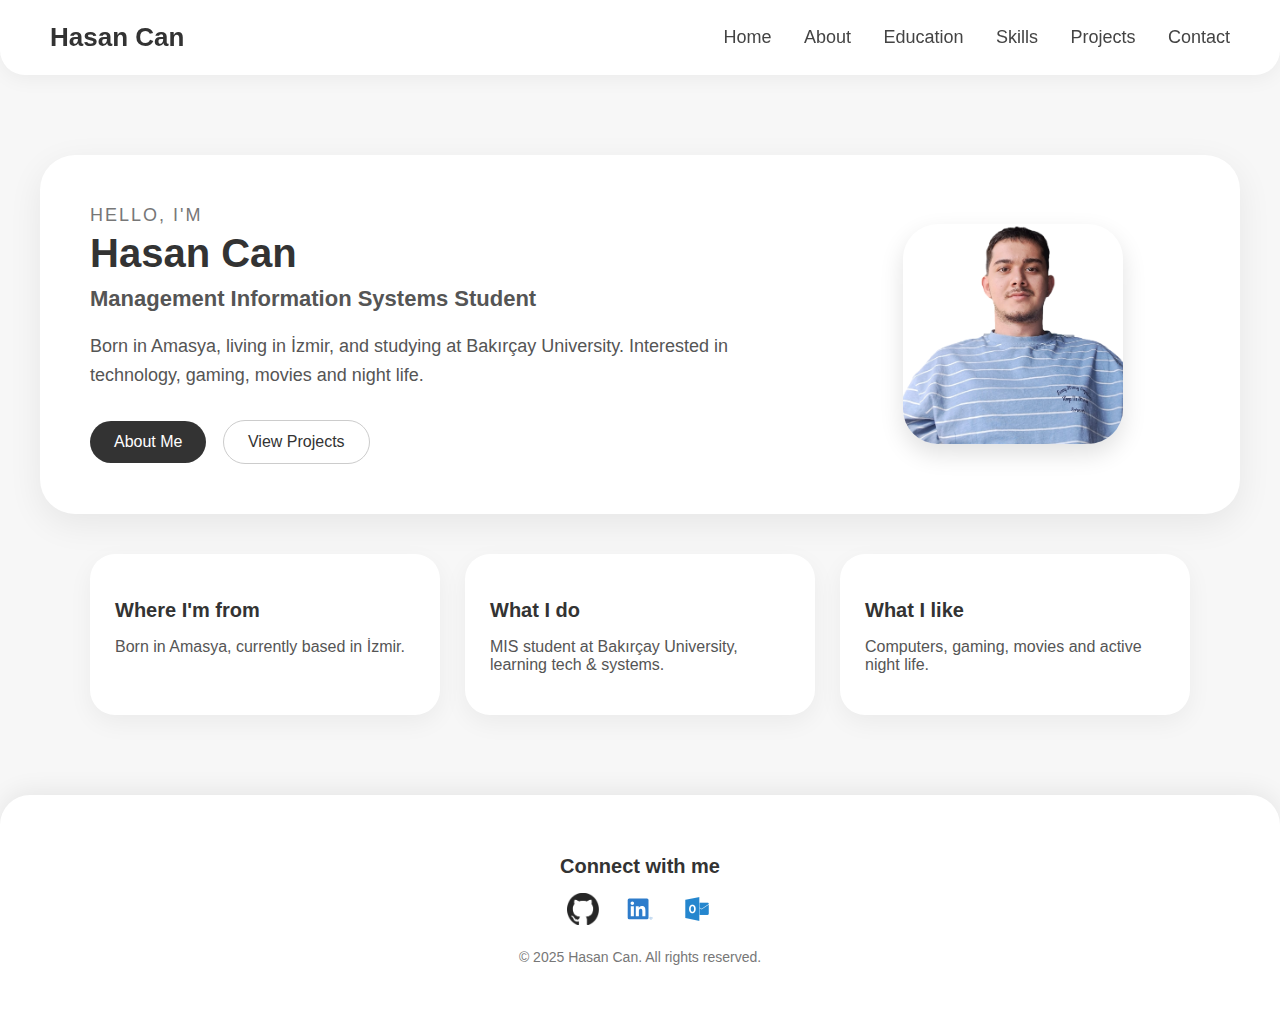
<file: index.html>
<!DOCTYPE html>
<html lang="tr">
<head>
    <meta charset="UTF-8">
    <meta name="viewport" content="width=device-width, initial-scale=1.0">
    <title>Hasan Can | Home</title>
    <link rel="stylesheet" href="css/index.css">
</head>
<body>

<header class="navbar">
    <div class="logo">Hasan Can</div>
    <nav>
        <a href="index.html">Home</a>
        <a href="about.html">About</a>
        <a href="education.html">Education</a>
        <a href="skills.html">Skills</a>
        <a href="projects.html">Projects</a>
        <a href="contact.html">Contact</a>
    </nav>
</header>

<main>

    <section class="hero">
        <div class="hero-left">
            <p class="hello">Hello, I'm</p>
            <h1>Hasan Can</h1>
            <h2>Management Information Systems Student</h2>
            <p class="hero-text">
                Born in Amasya, living in İzmir, and studying at Bakırçay University. 
                Interested in technology, gaming, movies and night life.
            </p>

            <div class="hero-buttons">
                <a href="about.html" class="btn primary">About Me</a>
                <a href="projects.html" class="btn ghost">View Projects</a>
            </div>
        </div>

        <div class="hero-right">
            <div class="hero-right">
    <img src="imege/me.png" class="hero-photo">
</div>
        </div>
    </section>

    <section class="quick-cards">
        <div class="q-card">
            <h3>Where I'm from</h3>
            <p>Born in Amasya, currently based in İzmir.</p>
        </div>
        <div class="q-card">
            <h3>What I do</h3>
            <p>MIS student at Bakırçay University, learning tech & systems.</p>
        </div>
        <div class="q-card">
            <h3>What I like</h3>
            <p>Computers, gaming, movies and active night life.</p>
        </div>
    </section>

</main>
<footer class="footer">
    <div class="footer-content">

        <p class="footer-title">Connect with me</p>

        <div class="footer-socials">

            <a href="https://github.com/hasancio" target="_blank" class="social-link">
                <img src="imege/github.png" alt="GitHub">
            </a>

            <a href="https://www.linkedin.com" target="_blank" class="social-link">
                <img src="imege/linkedln.svg" alt="LinkedIn">
            </a>

           
            <a href="211005029@bakircay.edu.tr" target="_blank" class="social-link">
                <img src="imege/outlok.png" alt="Outlook">
            </a>

        </div>

        <p class="footer-copy">© 2025 Hasan Can. All rights reserved.</p>

    </div>
</footer>
</body>
</html>
</file>
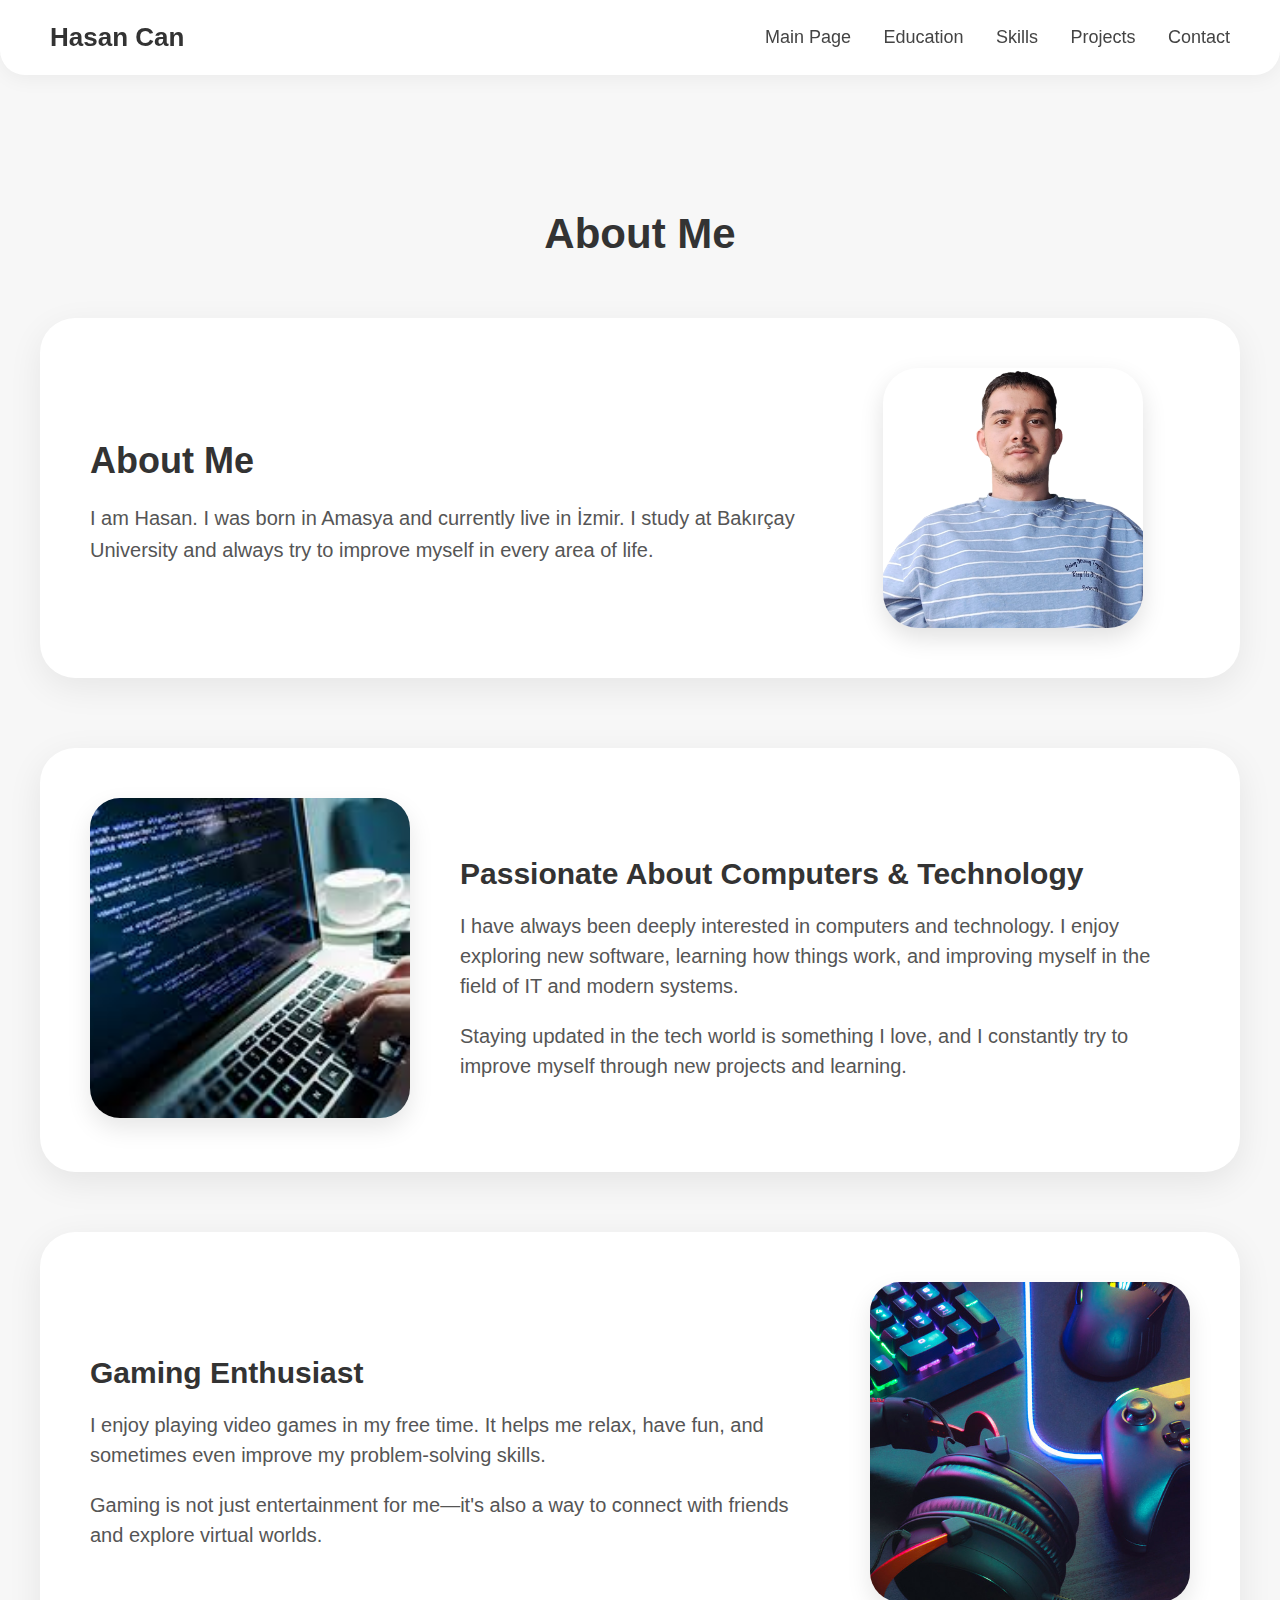
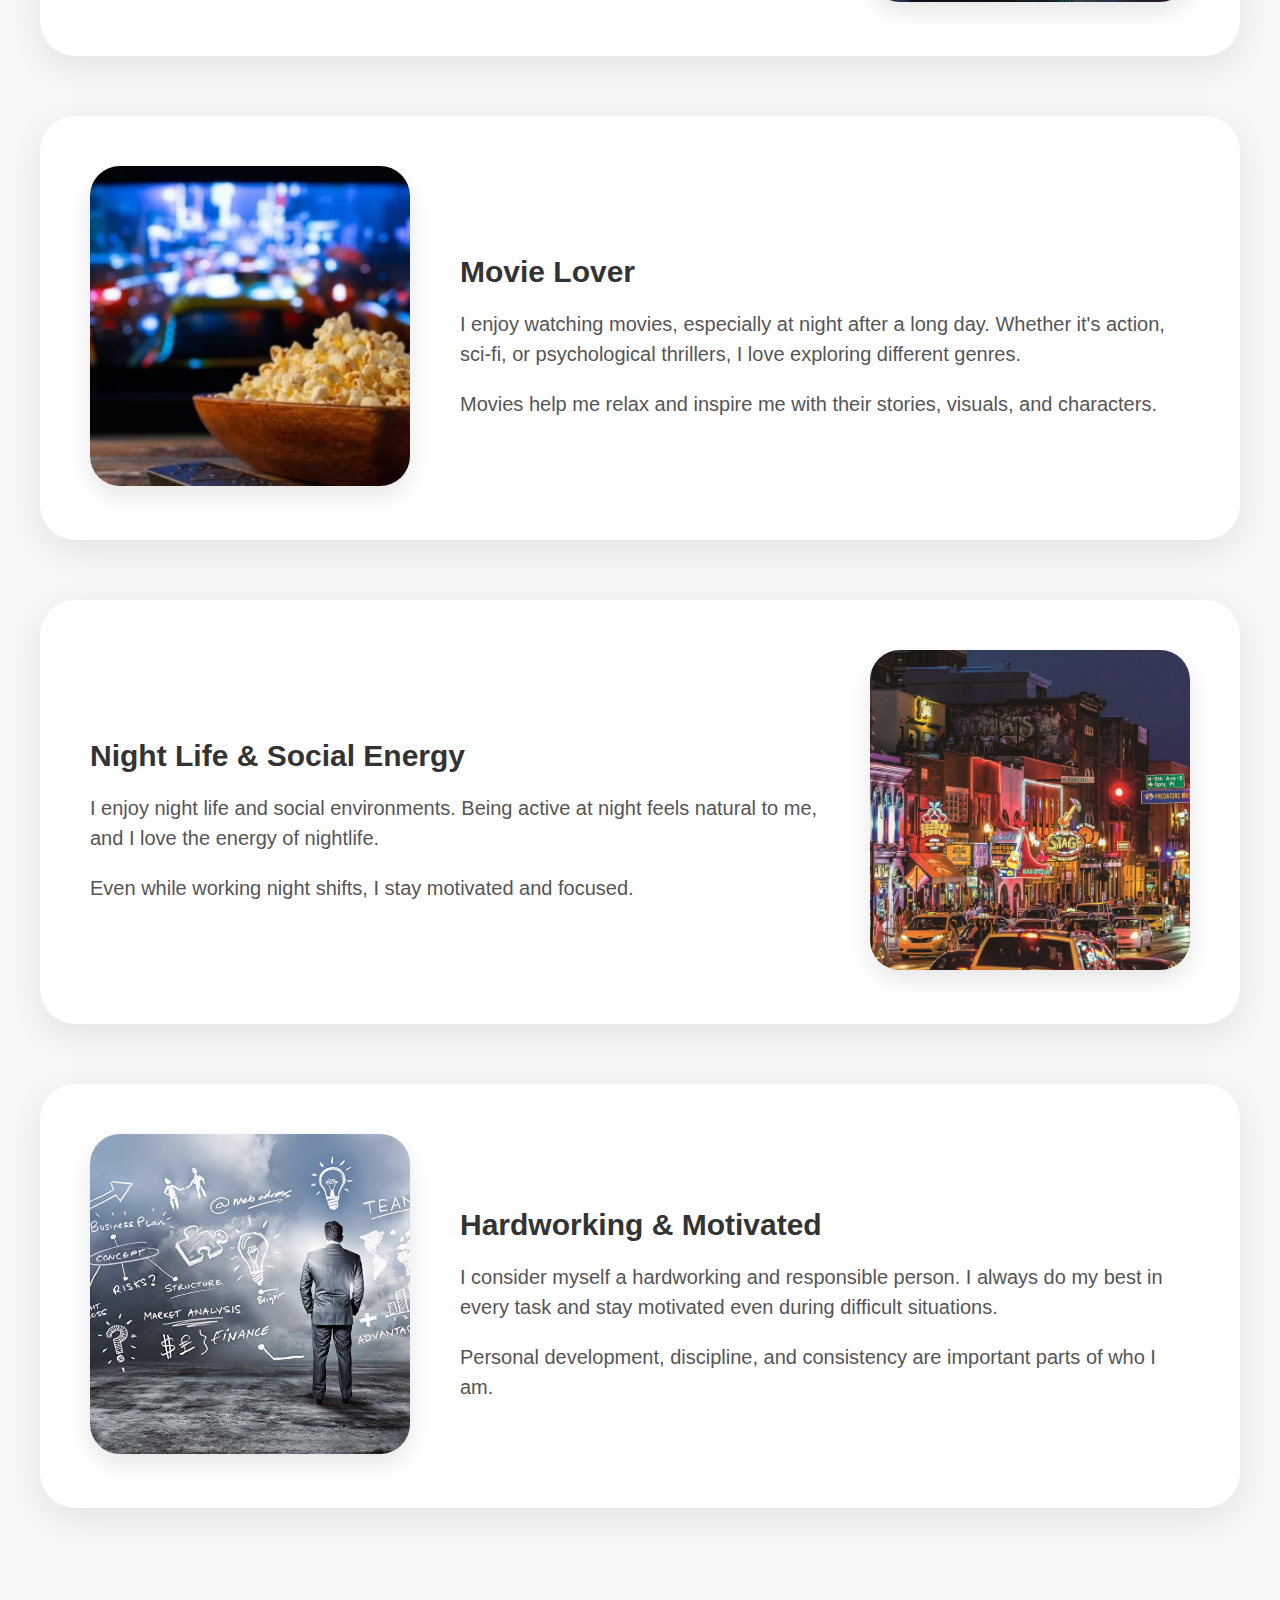
<file: about.html>
<!DOCTYPE html>
<html lang="tr">
<head>
    <meta charset="UTF-8">
    <meta name="viewport" content="width=device-width, initial-scale=1.0">
    <title>About us | Hasan Can</title>
    <link rel="stylesheet" href="css/about.css">
</head>
<body>

<header class="navbar">
    <div class="logo">Hasan Can</div>
    <nav>
        <a href="index.html">Main Page</a>
        <a href="education.html">Education</a>
        <a href="skills.html">Skills</a>
        <a href="projects.html">Projects</a>
        <a href="contact.html">Contact</a>
    </nav>
</header>

<section class="about-container">

    <h2 class="title">About Me</h2>

        <div class="me-section">
        <div class="me-left">
            <img src="imege/me.png" alt="My Photo" class="me-photo">
        </div>

        <div class="me-right">
            <h2>About Me</h2>
            <p>
                
                I am Hasan. I was born in Amasya and currently live in İzmir.
                I study at Bakırçay University and always try to improve myself in every area of life.
            </p>
            
        </div>
    </div>
    
    <div class="about-block">
        <div class="left">
            <img src="imege/pc.jpeg" class="block-img">
        </div>

        <div class="right">
            <h3>Passionate About Computers & Technology</h3>
            <p>
                I have always been deeply interested in computers and technology. 
                I enjoy exploring new software, learning how things work, and 
                improving myself in the field of IT and modern systems.
            </p>
            <p>
                Staying updated in the tech world is something I love, and I constantly 
                try to improve myself through new projects and learning.
            </p>
        </div>
    </div>


    
    <div class="about-block reverse">
        <div class="left">
            <img src="imege/game.jpg" class="block-img">
        </div>

        <div class="right">
            <h3>Gaming Enthusiast</h3>
            <p>
                I enjoy playing video games in my free time. It helps me relax, 
                have fun, and sometimes even improve my problem-solving skills.
            </p>
            <p>
                Gaming is not just entertainment for me—it's also a way to connect 
                with friends and explore virtual worlds.
            </p>
        </div>
    </div>


    <div class="about-block">
        <div class="left">
            <img src="imege/film.jpg" class="block-img">
        </div>

        <div class="right">
            <h3>Movie Lover</h3>
            <p>
                I enjoy watching movies, especially at night after a long day. 
                Whether it's action, sci-fi, or psychological thrillers, 
                I love exploring different genres.
            </p>
            <p>
                Movies help me relax and inspire me with their stories, visuals, 
                and characters.
            </p>
        </div>
    </div>


    <div class="about-block reverse">
        <div class="left">
            <img src="imege/night.jpg" class="block-img">
        </div>

        <div class="right">
            <h3>Night Life & Social Energy</h3>
            <p>
                I enjoy night life and social environments. Being active at night 
                feels natural to me, and I love the energy of nightlife.
            </p>
            <p>
                Even while working night shifts, I stay motivated and focused.
            </p>
        </div>
    </div>


    <div class="about-block">
        <div class="left">
            <img src="imege/work.jpg" class="block-img">
        </div>

        <div class="right">
            <h3>Hardworking & Motivated</h3>
            <p>
                I consider myself a hardworking and responsible person. 
                I always do my best in every task and stay motivated even 
                during difficult situations.
            </p>
            <p>
                Personal development, discipline, and consistency are 
                important parts of who I am.
            </p>
        </div>
    </div>

</section>


</body>
</html>
</file>
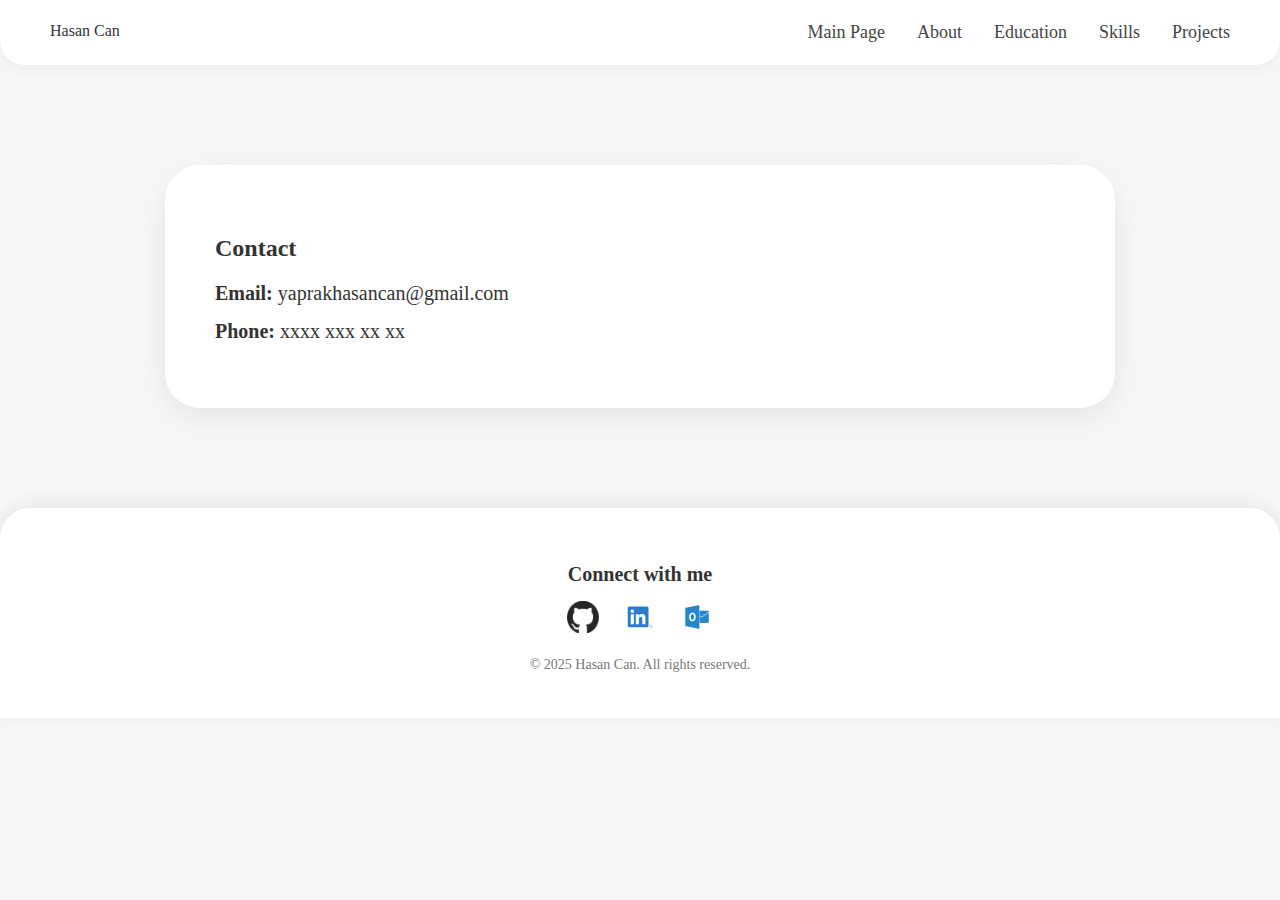
<file: contact.html>
<!DOCTYPE html>
<html lang="tr">
<head>
    <meta charset="UTF-8">
    <meta name="viewport" content="width=device-width, initial-scale=1.0">
    <title>Contact | Hasan Can</title>
    <link rel="stylesheet" href="css/contact.css">
</head>
<body>

<header class="navbar">
    <div class="logo">Hasan Can</div>
    <nav>
        <a href="index.html">Main Page</a>
        <a href="about.html">About</a>
        <a href="education.html">Education</a>
        <a href="skills.html">Skills</a>
        <a href="projects.html">Projects</a>
    </nav>
</header>

<section>
    <h2>Contact</h2>
    <p><strong>Email:</strong> yaprakhasancan@gmail.com</p>
    <p><strong>Phone:</strong> xxxx xxx xx xx</p>
</section>

<footer class="footer">
    <div class="footer-content">

        <p class="footer-title">Connect with me</p>

        <div class="footer-socials">

            <a href="https://github.com/hasancio" target="_blank" class="social-link">
                <img src="imege/github.png" alt="GitHub">
            </a>

            <a href="https://www.linkedin.com" target="_blank" class="social-link">
                <img src="imege/linkedln.svg" alt="LinkedIn">
            </a>

           
            <a href="211005029@bakircay.edu.tr" target="_blank" class="social-link">
                <img src="imege/outlok.png" alt="Outlook">
            </a>

        </div>

        <p class="footer-copy">© 2025 Hasan Can. All rights reserved.</p>

    </div>
</footer>

</body>
</html>
</file>
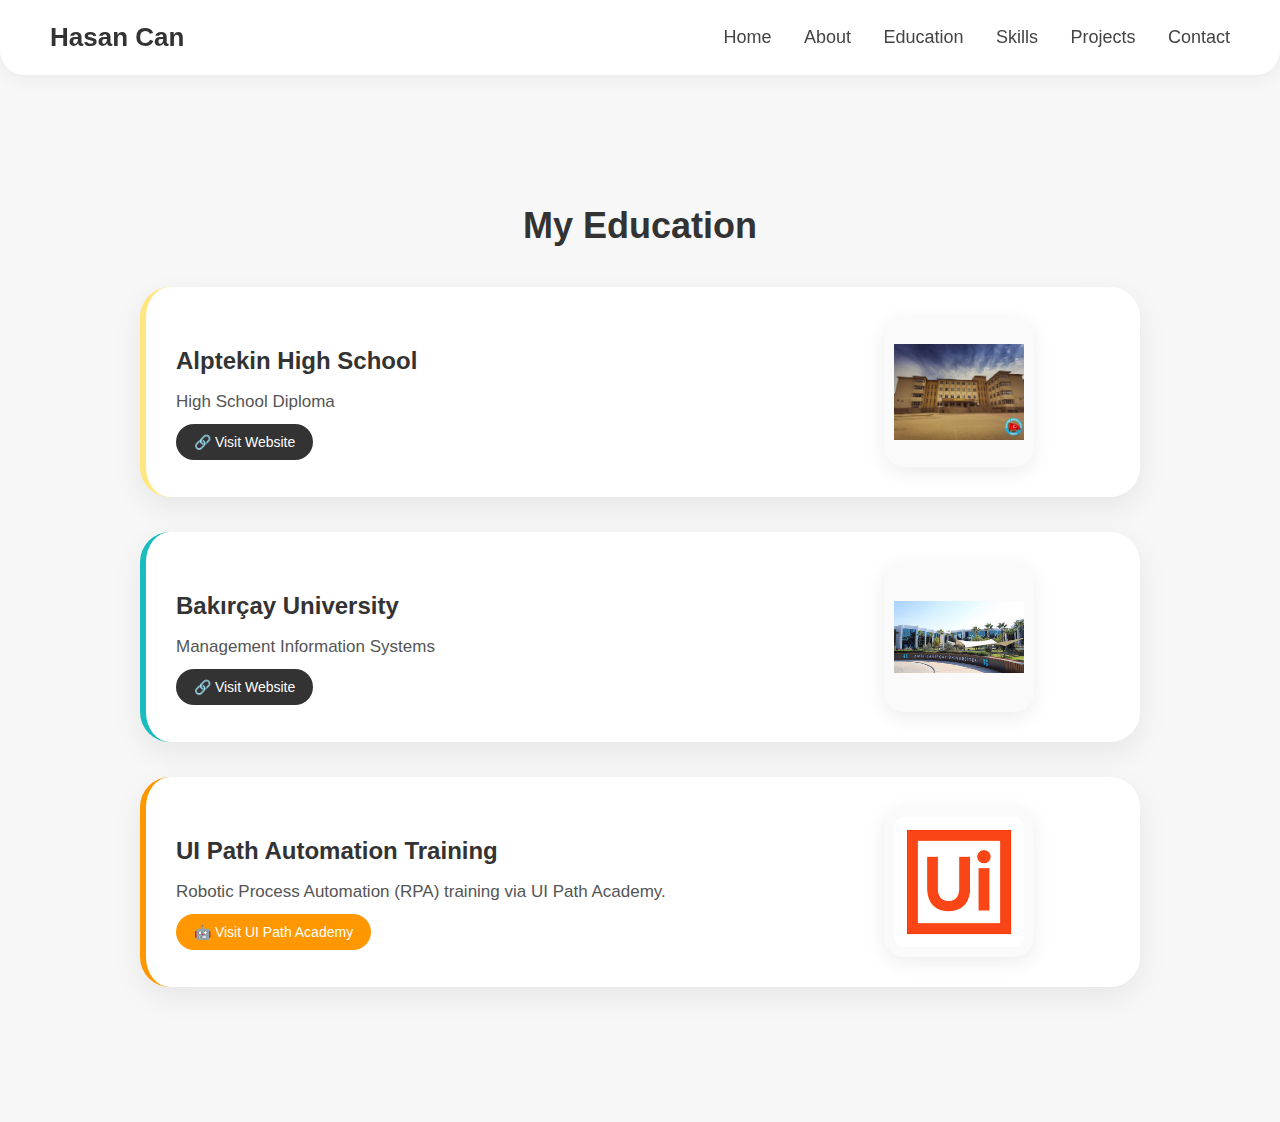
<file: education.html>
<!DOCTYPE html>
<html lang="en">
<head>
    <meta charset="UTF-8">
    <meta name="viewport" content="width=device-width, initial-scale=1.0">
    <title>Education | Hasan Can</title>
    <link rel="stylesheet" href="css/education.css">
</head>
<body>

<header class="navbar">
    <div class="logo">Hasan Can</div>
    <nav>
        <a href="index.html">Home</a>
        <a href="about.html">About</a>
        <a href="education.html">Education</a>
        <a href="skills.html">Skills</a>
        <a href="projects.html">Projects</a>
        <a href="contact.html">Contact</a>
    </nav>
</header>

<section class="education-container">

    <h2 class="title">My Education</h2>

    <!-- LİSE -->
    <div class="edu-card highschool">
        <div class="edu-left">
            <h3>Alptekin High School</h3>
            <p>High School Diploma</p>
            <a href="https://alptekinanadolulisesi.meb.k12.tr/" 
               target="_blank" class="edu-link">
                🔗 Visit Website
            </a>
        </div>

        <div class="edu-right">
            <img src="imege/lise.jpg" class="edu-photo" alt="High School Logo">
        </div>
    </div>

   
    <div class="edu-card bakircay">
        <div class="edu-left">
            <h3>Bakırçay University</h3>
            <p>Management Information Systems</p>
            <a href="https://www.bakircay.edu.tr/" target="_blank" class="edu-link">
                🔗 Visit Website
            </a>
        </div>

        <div class="edu-right">
            <img src="imege/üni.jpg" class="edu-photo" alt="Bakırçay University Logo">
        </div>
    </div>

    <!-- UI PATH -->
    <div class="edu-card ui-card">
        <div class="edu-left">
            <h3>UI Path Automation Training</h3>
            <p>Robotic Process Automation (RPA) training via UI Path Academy.</p>
            <a href="https://academy.uipath.com/" target="_blank" 
               class="edu-link ui-link">
                🤖 Visit UI Path Academy
            </a>
        </div>

        <div class="edu-right">
            <img src="imege/ui.png" class="edu-photo" alt="UiPath Logo">
        </div>
    </div>

</section>

</body>
</html>
</file>
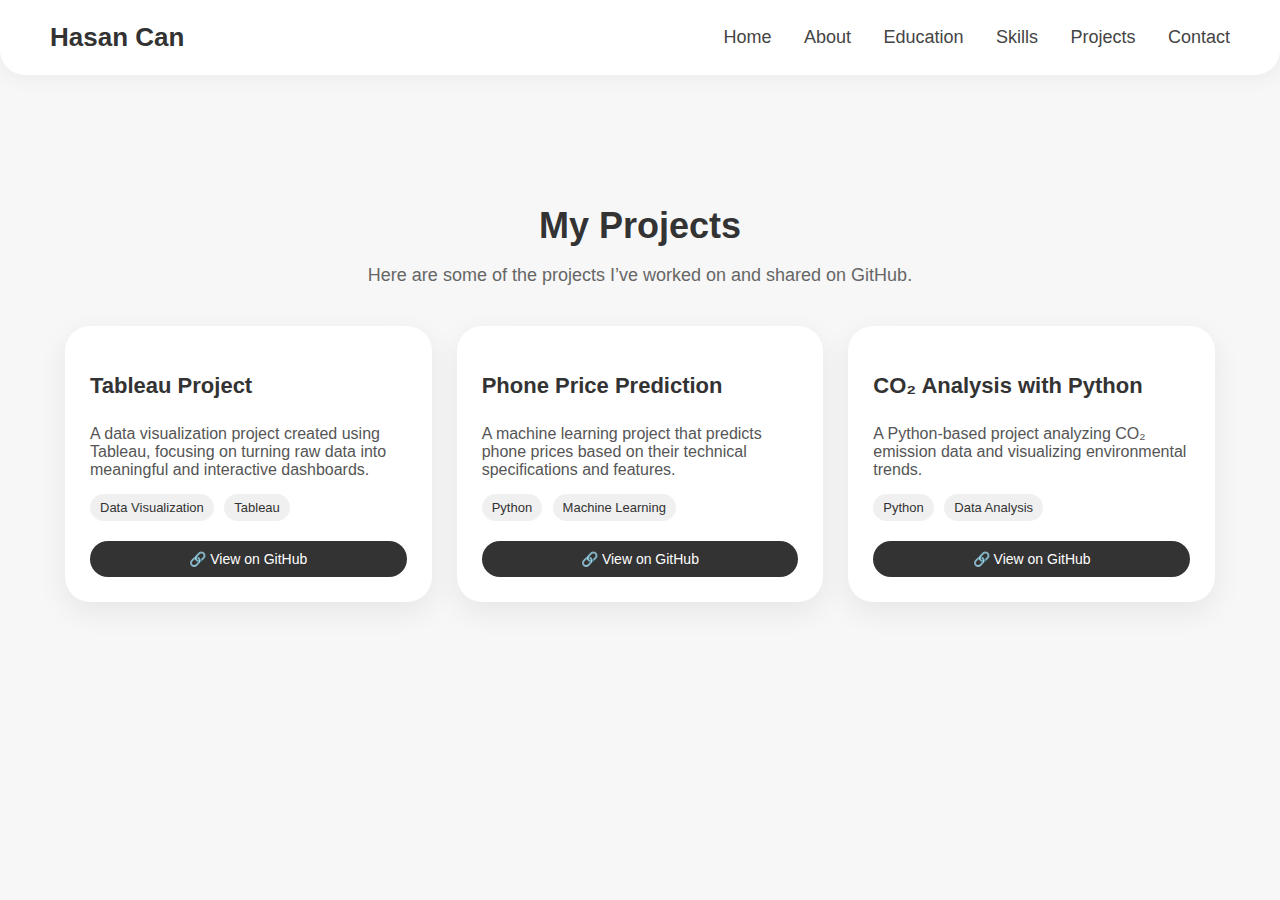
<file: projects.html>
<!DOCTYPE html>
<html lang="en">
<head>
    <meta charset="UTF-8">
    <meta name="viewport" content="width=device-width, initial-scale=1.0">
    <title>Projects | Hasan Can</title>
    <link rel="stylesheet" href="css/project.css">
</head>
<body>

<header class="navbar">
    <div class="logo">Hasan Can</div>
    <nav>
        <a href="index.html">Home</a>
        <a href="about.html">About</a>
        <a href="education.html">Education</a>
        <a href="skills.html">Skills</a>
        <a href="projects.html">Projects</a>
        <a href="contact.html">Contact</a>
    </nav>
</header>

<section class="projects-container">
    <h2 class="title">My Projects</h2>
    <p class="subtitle">
        Here are some of the projects I’ve worked on and shared on GitHub.
    </p>

    <div class="projects-grid">

        <div class="project-card">
            <h3>Tableau Project</h3>
            <p>
                A data visualization project created using Tableau, focusing on turning
                raw data into meaningful and interactive dashboards.
            </p>
            <div class="tags">
                <span>Data Visualization</span>
                <span>Tableau</span>
            </div>
            <a href="https://github.com/hasancio/tableau" target="_blank" class="btn-repo">
                🔗 View on GitHub
            </a>
        </div>

        <div class="project-card">
            <h3>Phone Price Prediction</h3>
            <p>
                A machine learning project that predicts phone prices based on their
                technical specifications and features.
            </p>
            <div class="tags">
                <span>Python</span>
                <span>Machine Learning</span>
            </div>
            <a href="https://github.com/hasancio/phone-price" target="_blank" class="btn-repo">
                🔗 View on GitHub
            </a>
        </div>

        <div class="project-card">
            <h3>CO₂ Analysis with Python</h3>
            <p>
                A Python-based project analyzing CO₂ emission data and visualizing
                environmental trends.
            </p>
            <div class="tags">
                <span>Python</span>
                <span>Data Analysis</span>
            </div>
            <a href="https://github.com/hasancio/python-co2--project" target="_blank" class="btn-repo">
                🔗 View on GitHub
            </a>
        </div>

    </div>
</section>

</body>
</html>
</file>
<file: css/index.css>
body {
    margin: 0;
    padding: 0;
    background: #f7f7f7;
    font-family: 'Segoe UI', sans-serif;
    color: #333;
}

.navbar {
    position: sticky;
    top: 0;
    z-index: 100;
    background: white;
    padding: 22px 50px;
    display: flex;
    justify-content: space-between;
    align-items: center;
    border-bottom-left-radius: 25px;
    border-bottom-right-radius: 25px;
    box-shadow: 0 4px 20px rgba(0,0,0,0.05);
}

.logo {
    font-size: 26px;
    font-weight: 700;
}

.navbar nav a {
    font-size: 18px;
    margin-left: 28px;
    text-decoration: none;
    color: #444;
    padding-bottom: 6px;
    transition: 0.25s ease;
    position: relative;
}

.navbar nav a::after {
    content: "";
    position: absolute;
    bottom: 0;
    left: 0;
    width: 0%;
    height: 3px;
    background: #777;
    border-radius: 5px;
    transition: 0.3s ease;
}

.navbar nav a:hover {
    color: #000;
    transform: translateY(-2px);
}

.navbar nav a:hover::after {
    width: 100%;
}


.hero {
    max-width: 1100px;
    margin: 80px auto 40px auto;
    padding: 50px;
    background: white;
    border-radius: 35px;
    box-shadow: 0 10px 35px rgba(0,0,0,0.07);
    display: flex;
    gap: 40px;
    align-items: center;
}

.hero-left {
    flex: 2;
}

.hello {
    font-size: 18px;
    letter-spacing: 2px;
    text-transform: uppercase;
    color: #777;
    margin: 0 0 5px 0;
}

.hero-left h1 {
    font-size: 40px;
    margin: 0;
}

.hero-left h2 {
    font-size: 22px;
    margin-top: 10px;
    color: #555;
}

.hero-text {
    margin-top: 20px;
    font-size: 18px;
    color: #555;
    line-height: 1.6;
}

.hero-buttons {
    margin-top: 30px;
}

.btn {
    display: inline-block;
    padding: 12px 24px;
    border-radius: 25px;
    font-size: 16px;
    text-decoration: none;
    margin-right: 12px;
    transition: 0.25s ease;
}

.btn.primary {
    background: #333;
    color: white;
}

.btn.primary:hover {
    background: #000;
    transform: translateY(-2px);
}

.btn.ghost {
    border: 1px solid #ccc;
    color: #333;
    background: white;
}

.btn.ghost:hover {
    background: #f0f0f0;
    transform: translateY(-2px);
}

.hero-right {
    flex: 1;
    display: flex;
    justify-content: center;
}

.hero-photo-placeholder {
    width: 220px;
    height: 220px;
    border-radius: 35px;
    border: 2px dashed #ccc;
    display: flex;
    align-items: center;
    justify-content: center;
    color: #999;
    font-size: 16px;
}

.hero-photo-placeholder span {
    text-align: center;
}


.quick-cards {
    max-width: 1100px;
    margin: 10px auto 80px auto;
    display: grid;
    grid-template-columns: repeat(3, 1fr);
    gap: 25px;
}

.q-card {
    background: white;
    border-radius: 25px;
    padding: 25px;
    box-shadow: 0 8px 25px rgba(0,0,0,0.05);
    transition: 0.25s ease;
}

.q-card h3 {
    font-size: 20px;
    margin-bottom: 10px;
}

.q-card p {
    font-size: 16px;
    color: #555;
}

.q-card:hover {
    transform: translateY(-5px);
    box-shadow: 0 12px 30px rgba(0,0,0,0.08);
}


@media (max-width: 900px) {
    .hero {
        flex-direction: column;
        text-align: center;
    }

    .hero-right {
        order: -1;
    }

    .quick-cards {
        grid-template-columns: 1fr;
    }
}
.hero-photo {
    width: 220px;
    height: 220px;
    border-radius: 35px;
    object-fit: cover;
    box-shadow: 0 10px 25px rgba(0,0,0,0.12);
}

.footer {
    background: white;
    padding: 40px 0 30px 0;
    margin-top: 70px;
    border-top-left-radius: 30px;
    border-top-right-radius: 30px;
    box-shadow: 0 -4px 25px rgba(0,0,0,0.07);
}

.footer-content {
    max-width: 1100px;
    margin: auto;
    text-align: center;
}

.footer-title {
    font-size: 20px;
    color: #333;
    margin-bottom: 15px;
    font-weight: 600;
}

.footer-socials {
    display: flex;
    justify-content: center;
    gap: 25px;
    margin-bottom: 20px;
}

.social-link img {
    width: 32px;
    height: 32px;
    opacity: 0.85;
    transition: 0.25s ease;
}

.social-link img:hover {
    opacity: 1;
    transform: scale(1.15);
}

.footer-copy {
    color: #777;
    font-size: 14px;
    margin-top: 10px;
}
</file>
<file: css/about.css>
body {
    margin: 0;
    background: #f7f7f7;
    font-family: 'Segoe UI', sans-serif;
    color: #333;
}

.navbar {
    position: sticky;
    top: 0;
    z-index: 100;
    background: white;
    padding: 22px 50px;
    display: flex;
    justify-content: space-between;
    align-items: center;
    border-bottom-left-radius: 25px;
    border-bottom-right-radius: 25px;
    box-shadow: 0 4px 20px rgba(0,0,0,0.05);
}

.logo {
    font-size: 26px;
    font-weight: 700;
}

.navbar nav a {
    font-size: 18px;
    margin-left: 28px;
    text-decoration: none;
    color: #444;
    padding-bottom: 6px;
    transition: 0.25s ease;
    position: relative;
}

.navbar nav a::after {
    content: "";
    position: absolute;
    bottom: 0;
    left: 0;
    width: 0%;
    height: 3px;
    background: #777;
    border-radius: 5px;
    transition: 0.3s ease;
}

.navbar nav a:hover {
    color: #000;
    transform: translateY(-2px);
}

.navbar nav a:hover::after {
    width: 100%;
}

.title {
    text-align: center;
    font-size: 42px;
    margin-bottom: 50px;
    font-weight: 700;
}

.about-container {
    max-width: 1200px;
    margin: 80px auto;
    padding: 20px;
}

.me-section {
    display: flex;
    align-items: center;
    gap: 40px;
    background: white;
    padding: 50px;
    margin: 60px auto 70px auto;
    max-width: 1100px;
    border-radius: 35px;
    box-shadow: 0 10px 35px rgba(0,0,0,0.07);
    flex-direction: row-reverse;   
    transition: 0.3s ease;         
}

.me-section:hover {
    transform: scale(1.02);
}


.me-left {
    flex: 1;
    display: flex;
    justify-content: center;
}

.me-photo {
    width: 260px;
    height: 260px;
    border-radius: 35px;
    object-fit: cover;
    box-shadow: 0 10px 25px rgba(0,0,0,0.12);
}

.me-right {
    flex: 2;
}

.me-right h2 {
    font-size: 36px;
    margin-bottom: 15px;
}

.me-right p {
    font-size: 20px;
    line-height: 1.6;
    color: #555;
}

.about-block {
    display: flex;
    align-items: center;
    gap: 50px;
    background: white;
    padding: 50px;
    border-radius: 35px;
    margin-bottom: 60px;
    box-shadow: 0 10px 35px rgba(0,0,0,0.08);
    transition: 0.3s ease;
}

.about-block:hover {
    transform: scale(1.02);
}

.about-block.reverse {
    flex-direction: row-reverse;
}

.block-img {
    width: 320px;
    height: 320px;
    border-radius: 30px;
    object-fit: cover;
    box-shadow: 0 10px 25px rgba(0,0,0,0.1);
}

.right h3 {
    font-size: 30px;
    margin-bottom: 15px;
}

.right p {
    font-size: 20px;
    color: #555;
    margin-bottom: 12px;
    line-height: 1.5;
}
</file>
<file: css/contact.css>
body {
    margin: 0;
    background: #f7f7f7;
    font-family: 'Segoe UI';
    color: #333;
}

.navbar {
    background: white;
    padding: 22px 50px;
    display: flex;
    justify-content: space-between;
    border-bottom-left-radius: 25px;
    border-bottom-right-radius: 25px;
    box-shadow: 0 4px 20px rgba(0,0,0,0.05);
}

.navbar nav a {
    font-size: 18px;
    margin-left: 28px;
    color: #444;
    position: relative;
    text-decoration: none;
}

.navbar nav a:hover {
    color: #000;
    transform: translateY(-2px);
}

.navbar nav a::after {
    content: "";
    position: absolute;
    bottom: 0; left: 0;
    width: 0%; height: 3px;
    background: #777;
    border-radius: 5px;
    transition: 0.3s;
}

.navbar nav a:hover::after {
    width: 100%;
}

section {
    max-width: 850px;
    padding: 50px;
    margin: 100px auto;
    background: white;
    border-radius: 35px;
    box-shadow: 0 10px 35px rgba(0,0,0,0.08);
}

p {
    font-size: 20px;
    margin: 15px 0;
}

.footer {
    background: white;
    padding: 40px 0 30px 0;
    margin-top: 70px;
    border-top-left-radius: 30px;
    border-top-right-radius: 30px;
    box-shadow: 0 -4px 25px rgba(0,0,0,0.07);
}

.footer-content {
    max-width: 1100px;
    margin: auto;
    text-align: center;
}

.footer-title {
    font-size: 20px;
    color: #333;
    margin-bottom: 15px;
    font-weight: 600;
}

.footer-socials {
    display: flex;
    justify-content: center;
    gap: 25px;
    margin-bottom: 20px;
}

.social-link img {
    width: 32px;
    height: 32px;
    opacity: 0.85;
    transition: 0.25s ease;
}

.social-link img:hover {
    opacity: 1;
    transform: scale(1.15);
}

.footer-copy {
    color: #777;
    font-size: 14px;
    margin-top: 10px;
}
</file>
<file: css/education.css>
body {
    margin: 0;
    background: #f7f7f7;
    font-family: 'Segoe UI', sans-serif;
    color: #333;
}

.navbar {
    position: sticky;
    top: 0;
    z-index: 100;
    background: white;
    padding: 22px 50px;
    display: flex;
    justify-content: space-between;
    align-items: center;
    border-bottom-left-radius: 25px;
    border-bottom-right-radius: 25px;
    box-shadow: 0 4px 20px rgba(0,0,0,0.05);
}

.logo {
    font-size: 26px;
    font-weight: 700;
}

.navbar nav a {
    font-size: 18px;
    margin-left: 28px;
    text-decoration: none;
    color: #444;
    padding-bottom: 6px;
    transition: 0.25s ease;
    position: relative;
}

.navbar nav a::after {
    content: "";
    position: absolute;
    bottom: 0;
    left: 0;
    width: 0%;
    height: 3px;
    background: #777;
    border-radius: 5px;
    transition: 0.3s ease;
}

.navbar nav a:hover {
    color: #000;
    transform: translateY(-2px);
}

.navbar nav a:hover::after {
    width: 100%;
}


.education-container {
    max-width: 1000px;
    margin: 80px auto;
    padding: 20px;
}

.title {
    text-align: center;
    font-size: 36px;
    margin-bottom: 40px;
    font-weight: 700;
}


.edu-card {
    background: white;
    padding: 30px;
    border-radius: 30px;
    box-shadow: 0 10px 30px rgba(0,0,0,0.07);
    margin-bottom: 35px;
    transition: 0.25s ease;
    display: flex;
    justify-content: space-between;
    align-items: center;
    gap: 30px;
}

/* Hover animasyonu */
.edu-card:hover {
    transform: translateY(-6px);
    box-shadow: 0 14px 35px rgba(0,0,0,0.10);
}

.edu-left {
    flex: 2;
}

.edu-left h3 {
    font-size: 24px;
    margin-bottom: 8px;
}

.edu-left p {
    font-size: 17px;
    color: #555;
    margin-bottom: 12px;
}

.edu-link {
    display: inline-block;
    padding: 10px 18px;
    background: #333;
    color: white;
    font-size: 14px;
    border-radius: 20px;
    text-decoration: none;
    transition: 0.25s ease;
}

.edu-link:hover {
    background: #000;
    transform: translateY(-3px);
}

.edu-right {
    flex: 1;
    display: flex;
    justify-content: center;
}

.edu-photo {
    width: 130px;
    height: 130px;
    object-fit: contain;
    border-radius: 20px;
    background: #fafafa;
    padding: 10px;
    box-shadow: 0 5px 20px rgba(0,0,0,0.08);
}


.highschool {
    border-left: 6px solid #ffe680;
}

.bakircay {
    border-left: 6px solid #1abcbd;
}

.ui-card {
    border-left: 6px solid #ff9800;
}

.ui-link {
    background: #ff9800 !important;
}

.ui-link:hover {
    background: #e68a00 !important;
}

@media (max-width: 800px) {
    .edu-card {
        flex-direction: column;
        text-align: center;
    }

    .edu-photo {
        width: 110px;
        height: 110px;
    }
}
</file>
<file: css/project.css>
body {
    margin: 0;
    background: #f7f7f7;
    font-family: 'Segoe UI', sans-serif;
    color: #333;
}

.navbar {
    position: sticky;
    top: 0;
    z-index: 100;
    background: white;
    padding: 22px 50px;
    display: flex;
    justify-content: space-between;
    align-items: center;
    border-bottom-left-radius: 25px;
    border-bottom-right-radius: 25px;
    box-shadow: 0 4px 20px rgba(0,0,0,0.05);
}

.logo {
    font-size: 26px;
    font-weight: 700;
}

.navbar nav a {
    font-size: 18px;
    margin-left: 28px;
    text-decoration: none;
    color: #444;
    padding-bottom: 6px;
    transition: 0.25s ease;
    position: relative;
}

.navbar nav a::after {
    content: "";
    position: absolute;
    bottom: 0;
    left: 0;
    width: 0%;
    height: 3px;
    background: #777;
    border-radius: 5px;
    transition: 0.3s ease;
}

.navbar nav a:hover {
    color: #000;
    transform: translateY(-2px);
}

.navbar nav a:hover::after {
    width: 100%;
}


.projects-container {
    max-width: 1150px;
    margin: 80px auto;
    padding: 20px;
}

.title {
    text-align: center;
    font-size: 36px;
    margin-bottom: 10px;
    font-weight: 700;
}

.subtitle {
    text-align: center;
    font-size: 18px;
    color: #666;
    margin-bottom: 40px;
}

.projects-grid {
    display: grid;
    grid-template-columns: repeat(3, 1fr);
    gap: 25px;
}

.project-card {
    background: white;
    padding: 25px;
    border-radius: 25px;
    box-shadow: 0 10px 30px rgba(0,0,0,0.07);
    display: flex;
    flex-direction: column;
    justify-content: space-between;
    transition: 0.25s ease;
}

.project-card h3 {
    font-size: 22px;
    margin-bottom: 10px;
}

.project-card p {
    font-size: 16px;
    color: #555;
    margin-bottom: 15px;
}

.tags {
    margin-bottom: 15px;
}

.tags span {
    display: inline-block;
    font-size: 13px;
    background: #f0f0f0;
    padding: 6px 10px;
    border-radius: 20px;
    margin-right: 6px;
    margin-bottom: 5px;
}

.btn-repo {
    margin-top: auto;
    display: inline-block;
    padding: 10px 18px;
    border-radius: 22px;
    font-size: 14px;
    text-decoration: none;
    background: #333;
    color: white;
    text-align: center;
    transition: 0.25s ease;
}

.btn-repo:hover {
    background: #000;
    transform: translateY(-2px);
}

.project-card:hover {
    transform: translateY(-6px);
    box-shadow: 0 14px 35px rgba(0,0,0,0.10);
}
</file>
